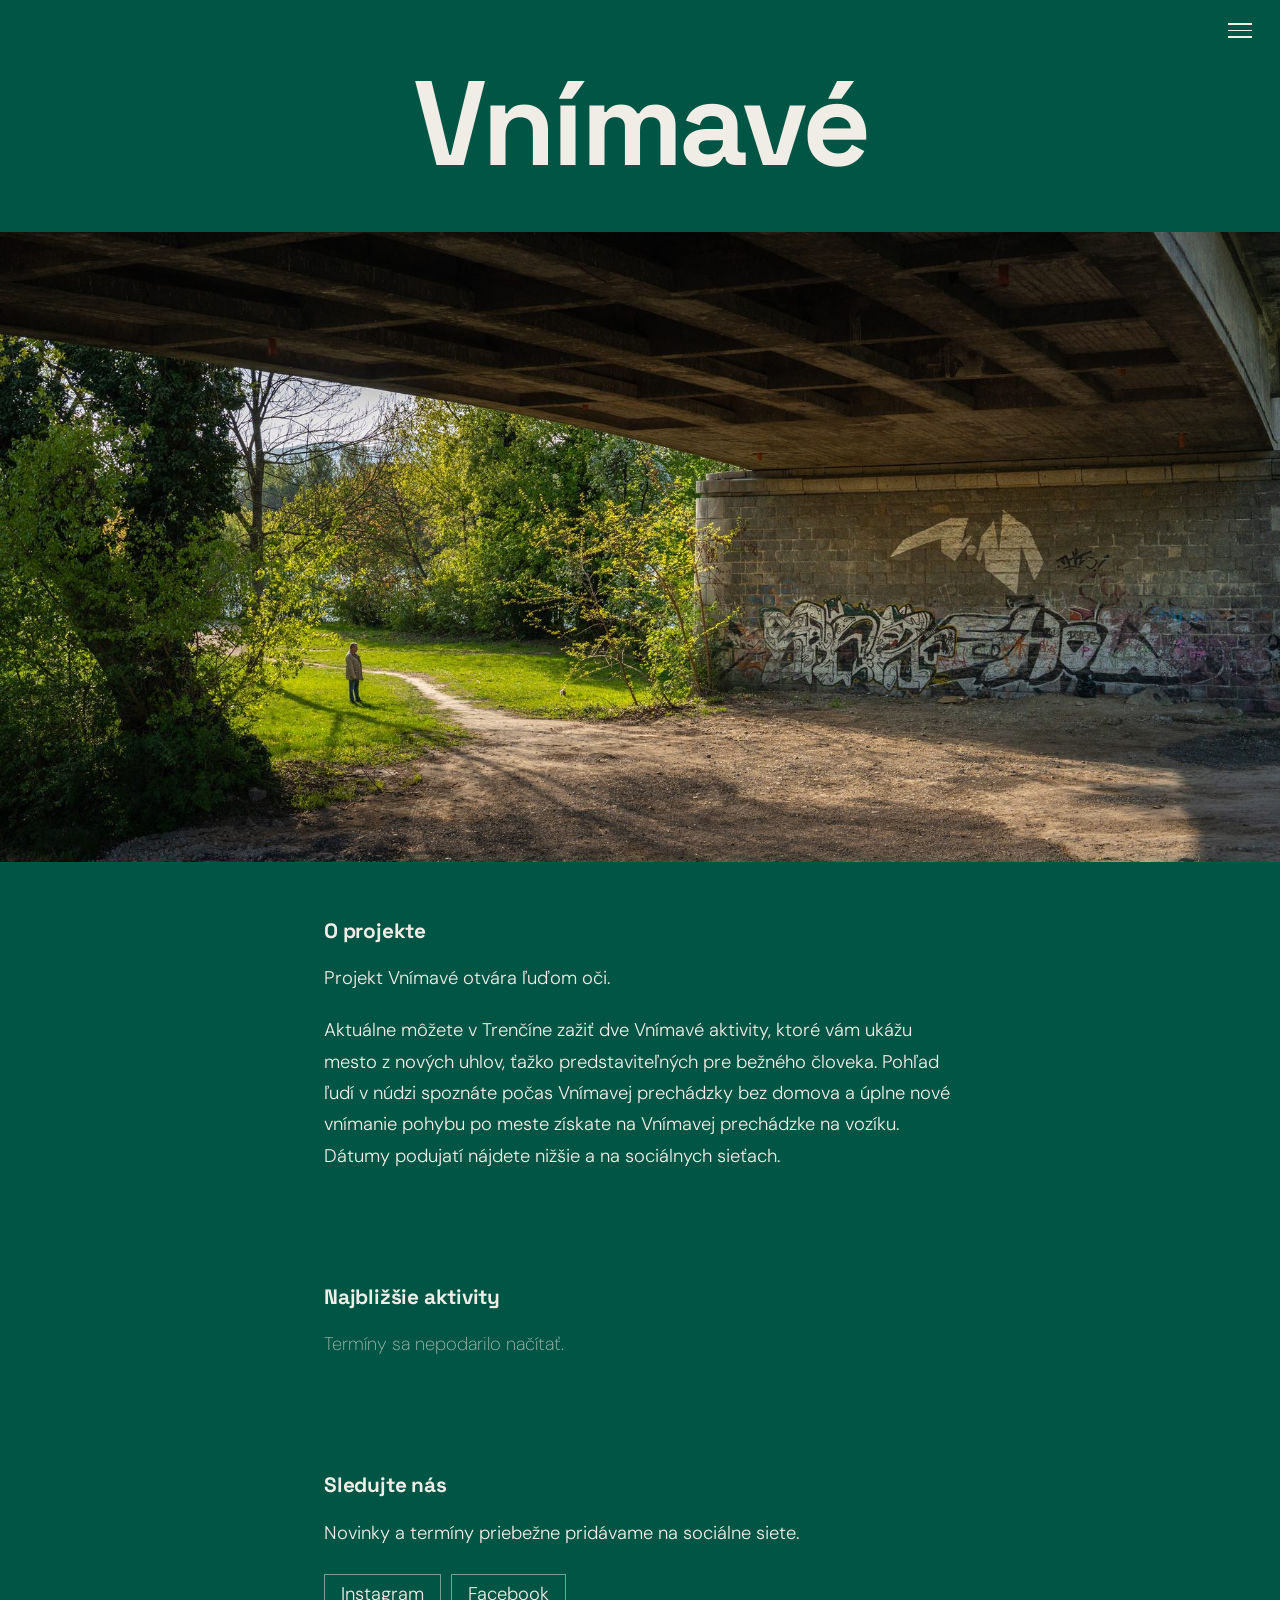
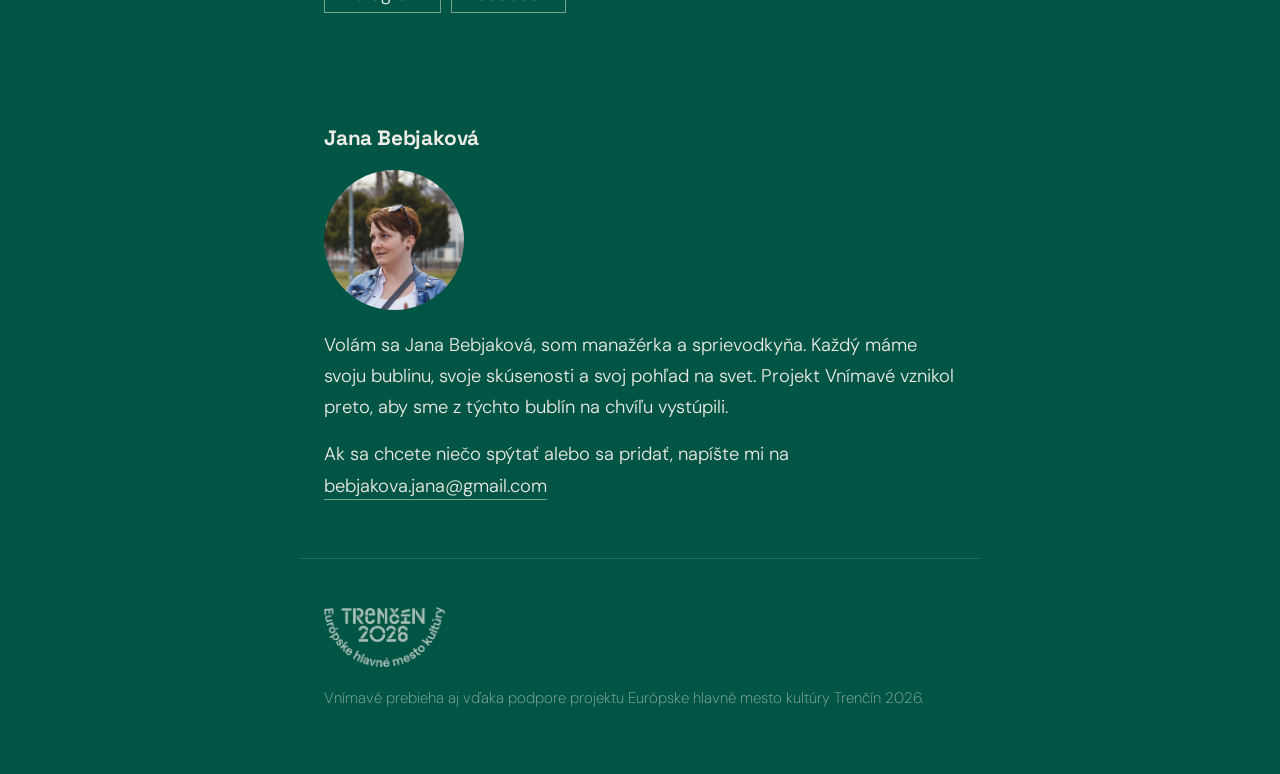
<file: index.html>
<!DOCTYPE html>
<html lang="sk">
<head>
  <meta charset="UTF-8" />
  <meta name="viewport" content="width=device-width, initial-scale=1.0" />

  <!-- SEO -->
  <title>Vnímavé | Zážitkové prechádzky v Trenčíne</title>
  <meta name="description" content="Vnímavé otvára ľuďom oči. Zažite mesto z nových uhlov – Vnímavá prechádzka bez domova vám priblíži pohľad ľudí v núdzi, Vnímavá prechádzka na vozíku úplne nové vnímanie pohybu po meste." />
  <meta name="keywords" content="vnímavé, vnímavá prechádzka bez domova, vnímavá prechádzka na vozíku, zážitkové prechádzky, Trenčín" />
  <link rel="canonical" href="https://vnimave.sk/" />
  <meta name="robots" content="index, follow" />

  <!-- Open Graph (zdieľanie na Facebooku, Messengeri) -->
  <meta property="og:type" content="website" />
  <meta property="og:title" content="Vnímavé" />
  <meta property="og:description" content="Vnímavé otvára ľuďom oči. Zažite mesto z nových uhlov počas Vnímavej prechádzky bez domova a Vnímavej prechádzky na vozíku." />
  <meta property="og:url" content="https://vnimave.sk/" />
  <meta property="og:image" content="https://vnimave.sk/titulna.jpg" />
  <meta property="og:locale" content="sk_SK" />
  <meta property="og:site_name" content="Vnímavé" />

  <!-- Twitter / X -->
  <meta name="twitter:card" content="summary_large_image" />
  <meta name="twitter:title" content="Vnímavé" />
  <meta name="twitter:description" content="Zažite mesto z nových uhlov počas Vnímavej prechádzky bez domova a Vnímavej prechádzky na vozíku." />
  <meta name="twitter:image" content="https://vnimave.sk/titulna.jpg" />

  <!-- Štruktúrované dáta pre Google -->
  <script type="application/ld+json">
  {
    "@context": "https://schema.org",
    "@type": "Organization",
    "name": "Vnímavé",
    "url": "https://vnimave.sk/",
    "description": "Zážitkové prechádzky, ktoré ukazujú mesto z nových uhlov – Vnímavá prechádzka bez domova a Vnímavá prechádzka na vozíku.",
    "email": "bebjakova.jana@gmail.com",
    "image": "https://vnimave.sk/titulna.jpg"
  }
  </script>
  <link rel="stylesheet" href="nav.css">
  <link href="https://fonts.googleapis.com/css2?family=Space+Grotesk:wght@700&family=DM+Sans:opsz,wght@9..40,200;9..40,300&display=swap" rel="stylesheet" />
  <style>
    *, *::before, *::after { box-sizing: border-box; margin: 0; padding: 0; }

    :root {
      --bg: #005545;
      --fg: #f0ede6;
      --fg-faint: rgba(240,237,230,0.15);
      --text: clamp(1rem, 3.5vw, 1.15rem);
    }

    body {
      background: var(--bg);
      font-family: 'DM Sans', sans-serif;
      color: var(--fg);
    }

    .hero {
      padding: 4rem 1.5rem 3rem;
      display: flex;
      align-items: center;
      justify-content: center;
    }

    h1 {
      font-family: 'Space Grotesk', sans-serif;
      font-weight: 700;
      font-size: clamp(2.6rem, 16vw, 7.5rem);
      letter-spacing: -0.03em;
      line-height: 1;
      text-align: center;
      color: var(--fg);
      opacity: 0;
      animation: appear 1s cubic-bezier(0.16, 1, 0.3, 1) forwards 0.2s;
    }

    .foto-wrap {
      opacity: 0;
      animation: appear 1s cubic-bezier(0.16, 1, 0.3, 1) forwards 0.5s;
    }

    .foto-wrap img {
      width: 100%;
      display: block;
      max-height: 70vh;
      object-fit: cover;
      object-position: center 60%;
    }

    section {
      max-width: 680px;
      margin: 0 auto;
      padding: 3.5rem 1.5rem;
    }

    .sekcia-nadpis {
      font-family: 'Space Grotesk', sans-serif;
      font-weight: 700;
      font-size: clamp(1.1rem, 4vw, 1.3rem);
      letter-spacing: -0.01em;
      margin-bottom: 1.2rem;
      color: var(--fg);
    }

    .text-normal {
      font-weight: 300;
      font-size: var(--text);
      line-height: 1.7;
      color: var(--fg);
    }

    .text-soft {
      font-weight: 200;
      font-size: var(--text);
      opacity: 0.65;
      line-height: 1.7;
      color: var(--fg);
    }

    .termin {
      display: flex;
      flex-direction: column;
      gap: 0.4rem;
      padding: 1.2rem 0;
      border-top: 1px solid var(--fg-faint);
    }

    .termin:last-child { border-bottom: 1px solid var(--fg-faint); }

    .btn {
      display: inline-block;
      margin-top: 0.4rem;
      font-family: 'DM Sans', sans-serif;
      font-weight: 300;
      font-size: var(--text);
      color: var(--fg);
      border: 1px solid rgba(240,237,230,0.5);
      padding: 0.4rem 1rem;
      text-decoration: none;
      transition: background 0.2s, border-color 0.2s;
    }

    .btn:hover { background: rgba(240,237,230,0.1); border-color: var(--fg); }

    .mail {
      text-decoration: none;
      color: var(--fg);
      border-bottom: 1px solid rgba(240,237,230,0.5);
      padding-bottom: 1px;
    }

    .mail:hover { opacity: 0.6; }

    .medailonik {
      display: flex;
      flex-direction: column;
      align-items: flex-start;
      gap: 1.2rem;
    }

    .medailonik-foto {
      width: 140px;
      height: 140px;
      border-radius: 50%;
      object-fit: cover;
      flex-shrink: 0;
    }

    .partner {
      max-width: 680px;
      margin: 0 auto;
      padding: 3rem 1.5rem 4rem;
      border-top: 1px solid var(--fg-faint);
      display: flex;
      flex-direction: column;
      gap: 1.2rem;
      align-items: flex-start;
    }

    .partner img {
      height: 60px;
      width: auto;
      opacity: 0.7;
    }

    .partner p {
      font-weight: 200;
      font-size: clamp(0.85rem, 2.5vw, 0.95rem);
      line-height: 1.6;
      opacity: 0.6;
      color: var(--fg);
    }

    @keyframes appear {
      from { opacity: 0; transform: translateY(12px); }
      to   { opacity: 1; transform: translateY(0); }
    }
  </style>
</head>
<body>

  <nav class="nav">
    <button class="nav-toggle" id="nav-toggle" aria-label="Menu">
      <span></span><span></span><span></span>
    </button>
  </nav>

  <div class="nav-menu" id="nav-menu">
    <a href="/" class="active">Domov</a>
    <a href="/bez-domova.html">Vnímavá prechádzka bez domova</a>
    <a href="/na-voziku.html">Vnímavá prechádzka na vozíku</a>
  </div>


  <div class="hero">
    <h1>Vnímavé</h1>
  </div>

  <div class="foto-wrap">
    <img src="titulna.jpg" alt="Vnímavé" />
  </div>

  <section>
    <h2 class="sekcia-nadpis">O projekte</h2>
    <p class="text-normal">Projekt Vnímavé otvára ľuďom oči.</p>
    <br>
    <p class="text-normal">Aktuálne môžete v Trenčíne zažiť dve Vnímavé aktivity, ktoré vám ukážu mesto z nových uhlov, ťažko predstaviteľných pre bežného človeka. Pohľad ľudí v núdzi spoznáte počas Vnímavej prechádzky bez domova a úplne nové vnímanie pohybu po meste získate na Vnímavej prechádzke na vozíku. Dátumy podujatí nájdete nižšie a na sociálnych sieťach.</p>
  </section>

  <section>
    <h2 class="sekcia-nadpis">Najbližšie aktivity</h2>
    <div id="zoznam"><p class="text-soft">Načítavam termíny...</p></div>
  </section>

  <section>
    <h2 class="sekcia-nadpis">Sledujte nás</h2>
    <p class="text-normal" style="margin-bottom:1.2rem;">Novinky a termíny priebežne pridávame na sociálne siete.</p>
    <div style="display:flex; flex-wrap:wrap; gap:0.6rem;">
      <a class="btn" href="https://www.instagram.com/vnimave_sk/" target="_blank" rel="noopener">Instagram</a>
      <a class="btn" href="https://www.facebook.com/profile.php?id=61593528252727" target="_blank" rel="noopener">Facebook</a>
    </div>
  </section>

  <section>
    <h2 class="sekcia-nadpis">Jana Bebjaková</h2>
    <div class="medailonik">
      <img src="profilovka.JPG" alt="Jana Bebjaková" class="medailonik-foto" />
      <div>
        <p class="text-normal">Volám sa Jana Bebjaková, som manažérka a sprievodkyňa. Každý máme svoju bublinu, svoje skúsenosti a svoj pohľad na svet. Projekt Vnímavé vznikol preto, aby sme z týchto bublín na chvíľu vystúpili.</p>
        <p class="text-normal" style="margin-top:1rem;">Ak sa chcete niečo spýtať alebo sa pridať, napíšte mi na <a class="mail" href="mailto:bebjakova.jana@gmail.com">bebjakova.jana@gmail.com</a></p>
      </div>
    </div>
  </section>

  <div class="partner">
    <img src="tn2026.png" alt="Trenčín 2026 – Európske hlavné mesto kultúry" />
    <p>Vnímavé prebieha aj vďaka podpore projektu Európske hlavné mesto kultúry Trenčín 2026.</p>
  </div>



  <script>
    const SHEET_ID = '1aN3vDM2wXE2JcnCTUgYs1JwXSEE29CM7W-ZmALNQsE0';
    const URL = `https://docs.google.com/spreadsheets/d/${SHEET_ID}/gviz/tq?tqx=out:json`;

    function formatDate(val) {
      if (!val) return '';
      const match = String(val).match(/Date\((\d+),(\d+),(\d+)/);
      if (match) {
        const d = new Date(+match[1], +match[2], +match[3]);
        return d.toLocaleDateString('sk-SK', { day: 'numeric', month: 'long', year: 'numeric' });
      }
      return val;
    }

    function formatTime(val) {
      if (!val) return '';
      const match = String(val).match(/Date\(\d+,\d+,\d+,(\d+),(\d+)/);
      if (match) {
        const h = String(+match[1]).padStart(2, '0');
        const m = String(+match[2]).padStart(2, '0');
        return `${h}:${m}`;
      }
      return val;
    }

    fetch(URL)
      .then(r => r.text())
      .then(text => {
        const json = JSON.parse(text.substring(47, text.length - 2));
        const rows = json.table.rows;
        const zoznam = document.getElementById('zoznam');
        if (!rows || rows.length === 0) {
          zoznam.innerHTML = '<p class="text-soft">Žiadne termíny</p>';
          return;
        }
        zoznam.innerHTML = rows.map(row => {
          const date = formatDate(row.c[0]?.v);
          const time = formatTime(row.c[1]?.v);
          const name = row.c[2]?.v || '';
          const start = row.c[3]?.v || '';
          const form = row.c[4]?.v || '';
          return `
            <div class="termin">
              <div class="text-normal">${name}</div>
              <div class="text-soft">${date}${time ? ', ' + time : ''}${start ? ' · ' + start : ''}</div>
              ${form ? `<a class="btn" href="${form}" target="_blank">Registrovať</a>` : `<span class="text-soft">Registrácia čoskoro</span>`}
            </div>`;
        }).join('');
      })
      .catch(() => {
        document.getElementById('zoznam').innerHTML = '<p class="text-soft">Termíny sa nepodarilo načítať.</p>';
      });
  </script>


  <script>
    const toggle = document.getElementById('nav-toggle');
    const menu = document.getElementById('nav-menu');
    toggle.addEventListener('click', function() {
      toggle.classList.toggle('open');
      menu.classList.toggle('open');
    });
    menu.querySelectorAll('a').forEach(a => {
      a.addEventListener('click', function() {
        toggle.classList.remove('open');
        menu.classList.remove('open');
      });
    });
  </script>

</body>
</html>
</file>
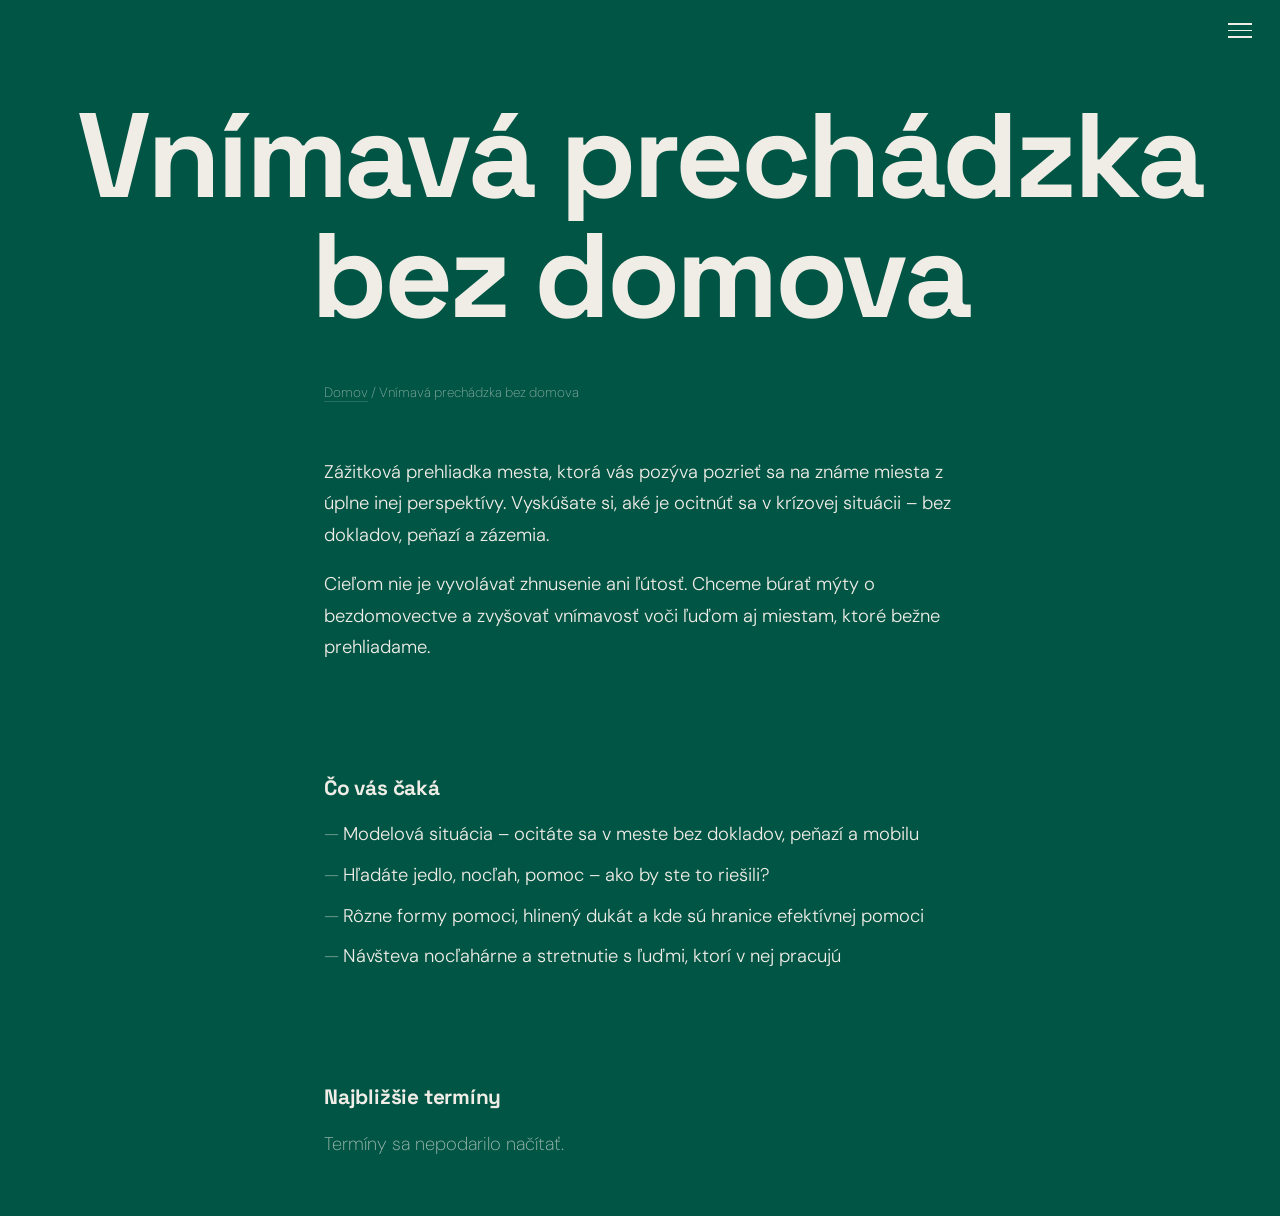
<file: bez-domova.html>
<!DOCTYPE html>
<html lang="sk">
<head>
  <meta charset="UTF-8" />
  <meta name="viewport" content="width=device-width, initial-scale=1.0" />
  <title>Vnímavá prechádzka bez domova | Vnímavé</title>
  <meta name="description" content="Vnímavá prechádzka bez domova vás pozýva pozrieť sa na mesto z perspektívy človeka v krízovej situácii. Zažite Trenčín inak." />
  <meta name="keywords" content="vnímavá prechádzka bez domova, Trenčín, vnímavé, bezdomovectvo" />
  <link rel="canonical" href="https://vnimave.sk/bez-domova.html" />
  <link rel="stylesheet" href="nav.css">
  <link href="https://fonts.googleapis.com/css2?family=Space+Grotesk:wght@700&family=DM+Sans:opsz,wght@9..40,200;9..40,300&display=swap" rel="stylesheet" />
  <style>
    *, *::before, *::after { box-sizing: border-box; margin: 0; padding: 0; }

    :root {
      --bg: #005545;
      --fg: #f0ede6;
      --fg-faint: rgba(240,237,230,0.15);
      --text: clamp(1rem, 3.5vw, 1.15rem);
    }

    body {
      background: var(--bg);
      font-family: 'DM Sans', sans-serif;
      color: var(--fg);
    }

    .hero {
      padding: 6rem 1.5rem 3rem;
      display: flex;
      align-items: center;
      justify-content: center;
    }

    h1 {
      font-family: 'Space Grotesk', sans-serif;
      font-weight: 700;
      font-size: clamp(2.6rem, 16vw, 7.5rem);
      letter-spacing: -0.03em;
      line-height: 1;
      text-align: center;
      color: var(--fg);
      opacity: 0;
      animation: appear 1s cubic-bezier(0.16, 1, 0.3, 1) forwards 0.2s;
    }

    section {
      max-width: 680px;
      margin: 0 auto;
      padding: 3.5rem 1.5rem;
    }

    .breadcrumb {
      max-width: 680px;
      margin: 0 auto;
      padding: 0 1.5rem;
      font-size: 0.85rem;
      font-weight: 200;
      opacity: 0.55;
    }

    .breadcrumb a {
      color: var(--fg);
      text-decoration: none;
      border-bottom: 1px solid rgba(240,237,230,0.3);
    }

    .breadcrumb a:hover { opacity: 0.8; }

    .sekcia-nadpis {
      font-family: 'Space Grotesk', sans-serif;
      font-weight: 700;
      font-size: clamp(1.1rem, 4vw, 1.3rem);
      letter-spacing: -0.01em;
      margin-bottom: 1.2rem;
      color: var(--fg);
    }

    .text-normal {
      font-weight: 300;
      font-size: var(--text);
      line-height: 1.7;
      color: var(--fg);
    }

    .text-normal + .text-normal { margin-top: 1em; }

    .text-soft {
      font-weight: 200;
      font-size: var(--text);
      opacity: 0.65;
      line-height: 1.7;
      color: var(--fg);
    }

    .zastávky {
      display: flex;
      flex-direction: column;
      gap: 0;
    }

    .zastávka {
      padding: 1.4rem 0;
      border-top: 1px solid var(--fg-faint);
    }

    .zastávka:last-child { border-bottom: 1px solid var(--fg-faint); }

    .zastávka-cislo {
      font-size: 0.75rem;
      font-weight: 200;
      letter-spacing: 0.15em;
      text-transform: uppercase;
      opacity: 0.5;
      margin-bottom: 0.4rem;
    }

    .zastávka-nazov {
      font-family: 'Space Grotesk', sans-serif;
      font-weight: 700;
      font-size: clamp(1rem, 3.5vw, 1.1rem);
      margin-bottom: 0.5rem;
    }

    .termin {
      display: flex;
      flex-direction: column;
      gap: 0.4rem;
      padding: 1.2rem 0;
      border-top: 1px solid var(--fg-faint);
    }

    .termin:last-child { border-bottom: 1px solid var(--fg-faint); }

    .btn {
      display: inline-block;
      margin-top: 0.4rem;
      font-family: 'DM Sans', sans-serif;
      font-weight: 300;
      font-size: var(--text);
      color: var(--fg);
      border: 1px solid rgba(240,237,230,0.5);
      padding: 0.4rem 1rem;
      text-decoration: none;
      transition: background 0.2s, border-color 0.2s;
    }

    .btn:hover { background: rgba(240,237,230,0.1); border-color: var(--fg); }

    .mail {
      text-decoration: none;
      color: var(--fg);
      border-bottom: 1px solid rgba(240,237,230,0.5);
      padding-bottom: 1px;
    }

    .zoznam {
      list-style: none;
      display: flex;
      flex-direction: column;
      gap: 0.7rem;
      padding: 0;
    }

    .zoznam li {
      font-weight: 300;
      font-size: var(--text);
      line-height: 1.6;
      color: var(--fg);
      padding-left: 1.2rem;
      position: relative;
    }

    .zoznam li::before {
      content: '—';
      position: absolute;
      left: 0;
      opacity: 0.4;
    }

    @keyframes appear {
      from { opacity: 0; transform: translateY(12px); }
      to   { opacity: 1; transform: translateY(0); }
    }
  </style>
</head>
<body>

  <nav class="nav">
    <button class="nav-toggle" id="nav-toggle" aria-label="Menu">
      <span></span><span></span><span></span>
    </button>
  </nav>

  <div class="nav-menu" id="nav-menu">
    <a href="/">Domov</a>
    <a href="/bez-domova.html" class="active">Vnímavá prechádzka bez domova</a>
    <a href="/na-voziku.html">Vnímavá prechádzka na vozíku</a>
  </div>

  <div class="hero">
    <h1>Vnímavá prechádzka<br>bez domova</h1>
  </div>

  <div class="breadcrumb">
    <a href="/">Domov</a> / Vnímavá prechádzka bez domova
  </div>

  <section>
    <p class="text-normal">Zážitková prehliadka mesta, ktorá vás pozýva pozrieť sa na známe miesta z úplne inej perspektívy. Vyskúšate si, aké je ocitnúť sa v krízovej situácii – bez dokladov, peňazí a zázemia.</p>
    <p class="text-normal">Cieľom nie je vyvolávať zhnusenie ani ľútosť. Chceme búrať mýty o bezdomovectve a zvyšovať vnímavosť voči ľuďom aj miestam, ktoré bežne prehliadame.</p>
  </section>

  <section>
    <h2 class="sekcia-nadpis">Čo vás čaká</h2>
    <ul class="zoznam">
      <li>Modelová situácia – ocitáte sa v meste bez dokladov, peňazí a mobilu</li>
      <li>Hľadáte jedlo, nocľah, pomoc – ako by ste to riešili?</li>
      <li>Rôzne formy pomoci, hlinený dukát a kde sú hranice efektívnej pomoci</li>
      <li>Návšteva nocľahárne a stretnutie s ľuďmi, ktorí v nej pracujú</li>
    </ul>
  </section>

  <section>
    <h2 class="sekcia-nadpis">Najbližšie termíny</h2>
    <div id="zoznam"><p class="text-soft">Načítavam termíny...</p></div>
  </section>

  <script>
    const toggle = document.getElementById('nav-toggle');
    const menu = document.getElementById('nav-menu');
    toggle.addEventListener('click', function() {
      toggle.classList.toggle('open');
      menu.classList.toggle('open');
    });
    menu.querySelectorAll('a').forEach(a => {
      a.addEventListener('click', function() {
        toggle.classList.remove('open');
        menu.classList.remove('open');
      });
    });

    const SHEET_ID = '1aN3vDM2wXE2JcnCTUgYs1JwXSEE29CM7W-ZmALNQsE0';
    const URL = `https://docs.google.com/spreadsheets/d/${SHEET_ID}/gviz/tq?tqx=out:json`;

    function formatDate(val) {
      if (!val) return '';
      const match = String(val).match(/Date\((\d+),(\d+),(\d+)/);
      if (match) {
        const d = new Date(+match[1], +match[2], +match[3]);
        return d.toLocaleDateString('sk-SK', { day: 'numeric', month: 'long', year: 'numeric' });
      }
      return val;
    }

    function formatTime(val) {
      if (!val) return '';
      const match = String(val).match(/Date\(\d+,\d+,\d+,(\d+),(\d+)/);
      if (match) {
        const h = String(+match[1]).padStart(2, '0');
        const m = String(+match[2]).padStart(2, '0');
        return `${h}:${m}`;
      }
      return val;
    }

    fetch(URL)
      .then(r => r.text())
      .then(text => {
        const json = JSON.parse(text.substring(47, text.length - 2));
        const rows = json.table.rows;
        const zoznam = document.getElementById('zoznam');
        if (!rows || rows.length === 0) {
          zoznam.innerHTML = '<p class="text-soft">Žiadne termíny</p>';
          return;
        }
        zoznam.innerHTML = rows.map(row => {
          const date = formatDate(row.c[0]?.v);
          const time = formatTime(row.c[1]?.v);
          const name = row.c[2]?.v || '';
          const start = row.c[3]?.v || '';
          const form = row.c[4]?.v || '';
          return `
            <div class="termin">
              <div class="text-normal">${name}</div>
              <div class="text-soft">${date}${time ? ', ' + time : ''}${start ? ' · ' + start : ''}</div>
              ${form ? `<a class="btn" href="${form}" target="_blank">Registrovať</a>` : `<span class="text-soft">Registrácia čoskoro</span>`}
            </div>`;
        }).join('');
      })
      .catch(() => {
        document.getElementById('zoznam').innerHTML = '<p class="text-soft">Termíny sa nepodarilo načítať.</p>';
      });
  </script>

</body>
</html>
</file>
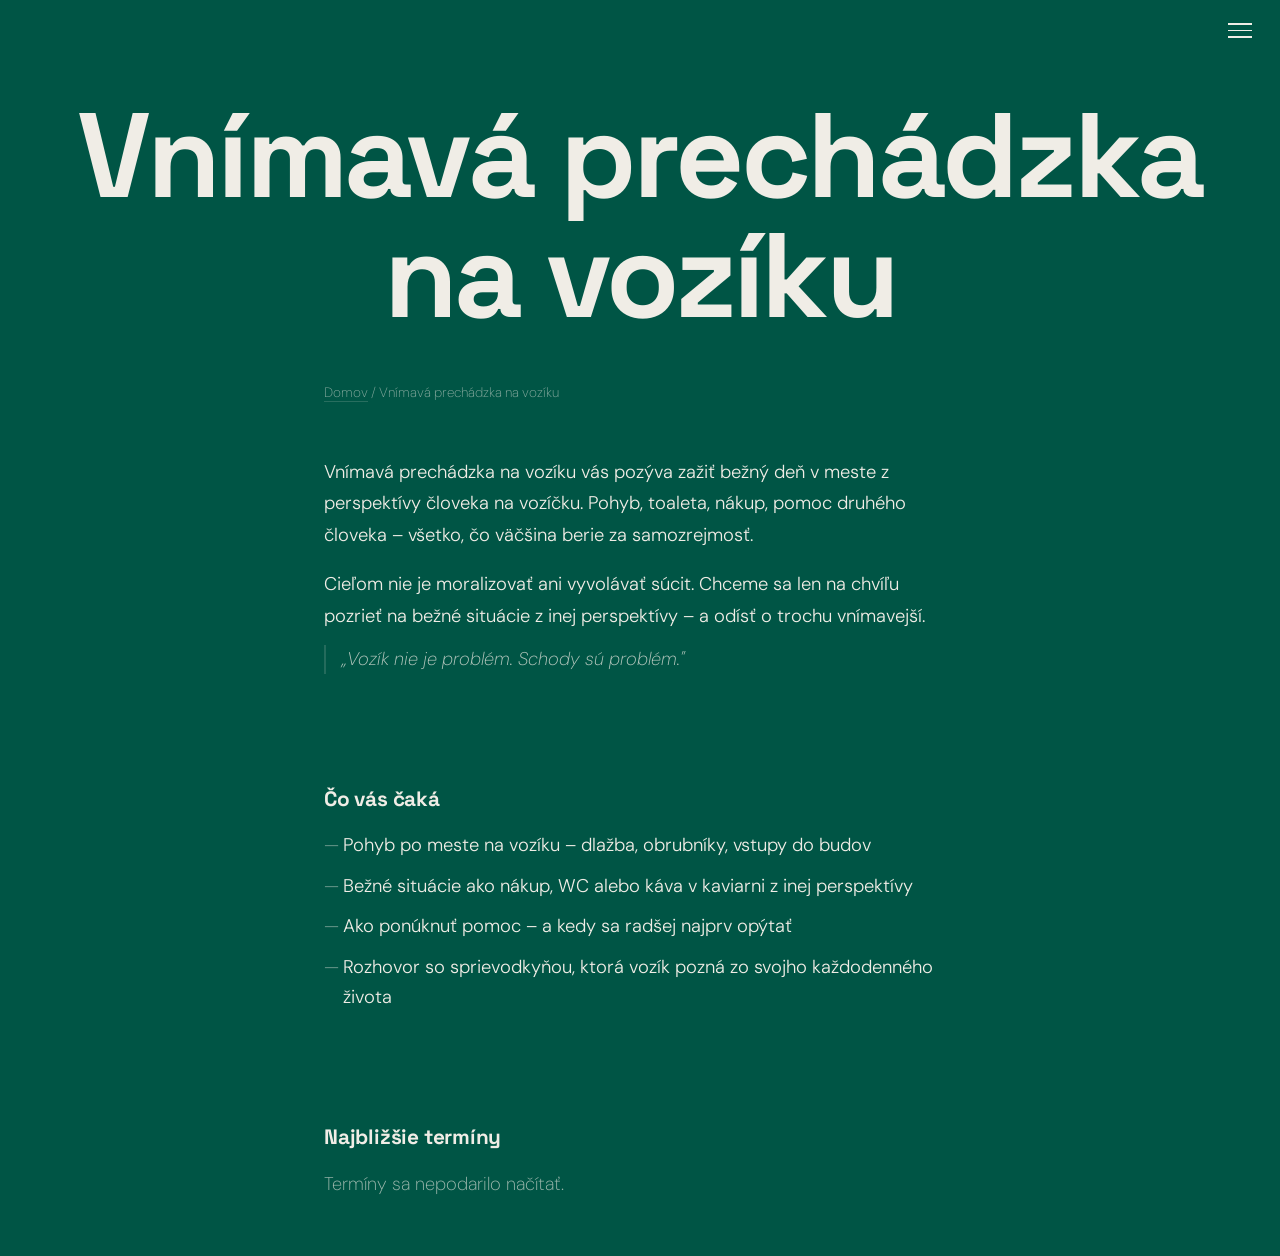
<file: na-voziku.html>
<!DOCTYPE html>
<html lang="sk">
<head>
  <meta charset="UTF-8" />
  <meta name="viewport" content="width=device-width, initial-scale=1.0" />
  <title>Vnímavá prechádzka na vozíku | Vnímavé</title>
  <meta name="description" content="Vnímavá prechádzka na vozíku vás pozýva zažiť bežný deň v meste z perspektívy človeka na vozíčku. Trenčín z iného uhla pohľadu." />
  <meta name="keywords" content="vnímavá prechádzka na vozíku, Trenčín, vnímavé, bezbariérovosť, inklúzia" />
  <link rel="canonical" href="https://vnimave.sk/na-voziku.html" />
  <link rel="stylesheet" href="nav.css">
  <link href="https://fonts.googleapis.com/css2?family=Space+Grotesk:wght@700&family=DM+Sans:opsz,wght@9..40,200;9..40,300&display=swap" rel="stylesheet" />
  <style>
    *, *::before, *::after { box-sizing: border-box; margin: 0; padding: 0; }

    :root {
      --bg: #005545;
      --fg: #f0ede6;
      --fg-faint: rgba(240,237,230,0.15);
      --text: clamp(1rem, 3.5vw, 1.15rem);
    }

    body {
      background: var(--bg);
      font-family: 'DM Sans', sans-serif;
      color: var(--fg);
    }

    .hero {
      padding: 6rem 1.5rem 3rem;
      display: flex;
      align-items: center;
      justify-content: center;
    }

    h1 {
      font-family: 'Space Grotesk', sans-serif;
      font-weight: 700;
      font-size: clamp(2.6rem, 16vw, 7.5rem);
      letter-spacing: -0.03em;
      line-height: 1;
      text-align: center;
      color: var(--fg);
      opacity: 0;
      animation: appear 1s cubic-bezier(0.16, 1, 0.3, 1) forwards 0.2s;
    }

    section {
      max-width: 680px;
      margin: 0 auto;
      padding: 3.5rem 1.5rem;
    }

    .breadcrumb {
      max-width: 680px;
      margin: 0 auto;
      padding: 0 1.5rem;
      font-size: 0.85rem;
      font-weight: 200;
      opacity: 0.55;
    }

    .breadcrumb a {
      color: var(--fg);
      text-decoration: none;
      border-bottom: 1px solid rgba(240,237,230,0.3);
    }

    .breadcrumb a:hover { opacity: 0.8; }

    .sekcia-nadpis {
      font-family: 'Space Grotesk', sans-serif;
      font-weight: 700;
      font-size: clamp(1.1rem, 4vw, 1.3rem);
      letter-spacing: -0.01em;
      margin-bottom: 1.2rem;
      color: var(--fg);
    }

    .text-normal {
      font-weight: 300;
      font-size: var(--text);
      line-height: 1.7;
      color: var(--fg);
    }

    .text-normal + .text-normal { margin-top: 1em; }

    .text-soft {
      font-weight: 200;
      font-size: var(--text);
      opacity: 0.65;
      line-height: 1.7;
      color: var(--fg);
    }

    .zastávky {
      display: flex;
      flex-direction: column;
    }

    .zastávka {
      padding: 1.4rem 0;
      border-top: 1px solid var(--fg-faint);
    }

    .zastávka:last-child { border-bottom: 1px solid var(--fg-faint); }

    .zastávka-cislo {
      font-size: 0.75rem;
      font-weight: 200;
      letter-spacing: 0.15em;
      text-transform: uppercase;
      opacity: 0.5;
      margin-bottom: 0.4rem;
    }

    .zastávka-nazov {
      font-family: 'Space Grotesk', sans-serif;
      font-weight: 700;
      font-size: clamp(1rem, 3.5vw, 1.1rem);
      margin-bottom: 0.5rem;
    }

    .citát {
      margin-top: 0.8rem;
      padding-left: 1rem;
      border-left: 2px solid rgba(240,237,230,0.2);
      font-style: italic;
      font-weight: 200;
      opacity: 0.75;
      font-size: var(--text);
      line-height: 1.6;
    }

    .termin {
      display: flex;
      flex-direction: column;
      gap: 0.4rem;
      padding: 1.2rem 0;
      border-top: 1px solid var(--fg-faint);
    }

    .termin:last-child { border-bottom: 1px solid var(--fg-faint); }

    .btn {
      display: inline-block;
      margin-top: 0.4rem;
      font-family: 'DM Sans', sans-serif;
      font-weight: 300;
      font-size: var(--text);
      color: var(--fg);
      border: 1px solid rgba(240,237,230,0.5);
      padding: 0.4rem 1rem;
      text-decoration: none;
      transition: background 0.2s, border-color 0.2s;
    }

    .btn:hover { background: rgba(240,237,230,0.1); border-color: var(--fg); }

    .mail {
      text-decoration: none;
      color: var(--fg);
      border-bottom: 1px solid rgba(240,237,230,0.5);
      padding-bottom: 1px;
    }

    .zoznam {
      list-style: none;
      display: flex;
      flex-direction: column;
      gap: 0.7rem;
      padding: 0;
    }

    .zoznam li {
      font-weight: 300;
      font-size: var(--text);
      line-height: 1.6;
      color: var(--fg);
      padding-left: 1.2rem;
      position: relative;
    }

    .zoznam li::before {
      content: '—';
      position: absolute;
      left: 0;
      opacity: 0.4;
    }

    @keyframes appear {
      from { opacity: 0; transform: translateY(12px); }
      to   { opacity: 1; transform: translateY(0); }
    }
  </style>
</head>
<body>

  <nav class="nav">
    <button class="nav-toggle" id="nav-toggle" aria-label="Menu">
      <span></span><span></span><span></span>
    </button>
  </nav>

  <div class="nav-menu" id="nav-menu">
    <a href="/">Domov</a>
    <a href="/bez-domova.html">Vnímavá prechádzka bez domova</a>
    <a href="/na-voziku.html" class="active">Vnímavá prechádzka na vozíku</a>
  </div>

  <div class="hero">
    <h1>Vnímavá prechádzka<br>na vozíku</h1>
  </div>

  <div class="breadcrumb">
    <a href="/">Domov</a> / Vnímavá prechádzka na vozíku
  </div>

  <section>
    <p class="text-normal">Vnímavá prechádzka na vozíku vás pozýva zažiť bežný deň v meste z perspektívy človeka na vozíčku. Pohyb, toaleta, nákup, pomoc druhého človeka – všetko, čo väčšina berie za samozrejmosť.</p>
    <p class="text-normal">Cieľom nie je moralizovať ani vyvolávať súcit. Chceme sa len na chvíľu pozrieť na bežné situácie z inej perspektívy – a odísť o trochu vnímavejší.</p>
    <p class="citát">„Vozík nie je problém. Schody sú problém."</p>
  </section>

  <section>
    <h2 class="sekcia-nadpis">Čo vás čaká</h2>
    <ul class="zoznam">
      <li>Pohyb po meste na vozíku – dlažba, obrubníky, vstupy do budov</li>
      <li>Bežné situácie ako nákup, WC alebo káva v kaviarni z inej perspektívy</li>
      <li>Ako ponúknuť pomoc – a kedy sa radšej najprv opýtať</li>
      <li>Rozhovor so sprievodkyňou, ktorá vozík pozná zo svojho každodenného života</li>
    </ul>
  </section>

  <section>
    <h2 class="sekcia-nadpis">Najbližšie termíny</h2>
    <div id="zoznam"><p class="text-soft">Načítavam termíny...</p></div>
  </section>

  <script>
    const toggle = document.getElementById('nav-toggle');
    const menu = document.getElementById('nav-menu');
    toggle.addEventListener('click', function() {
      toggle.classList.toggle('open');
      menu.classList.toggle('open');
    });
    menu.querySelectorAll('a').forEach(a => {
      a.addEventListener('click', function() {
        toggle.classList.remove('open');
        menu.classList.remove('open');
      });
    });

    const SHEET_ID = '1aN3vDM2wXE2JcnCTUgYs1JwXSEE29CM7W-ZmALNQsE0';
    const URL = `https://docs.google.com/spreadsheets/d/${SHEET_ID}/gviz/tq?tqx=out:json`;

    function formatDate(val) {
      if (!val) return '';
      const match = String(val).match(/Date\((\d+),(\d+),(\d+)/);
      if (match) {
        const d = new Date(+match[1], +match[2], +match[3]);
        return d.toLocaleDateString('sk-SK', { day: 'numeric', month: 'long', year: 'numeric' });
      }
      return val;
    }

    function formatTime(val) {
      if (!val) return '';
      const match = String(val).match(/Date\(\d+,\d+,\d+,(\d+),(\d+)/);
      if (match) {
        const h = String(+match[1]).padStart(2, '0');
        const m = String(+match[2]).padStart(2, '0');
        return `${h}:${m}`;
      }
      return val;
    }

    fetch(URL)
      .then(r => r.text())
      .then(text => {
        const json = JSON.parse(text.substring(47, text.length - 2));
        const rows = json.table.rows;
        const zoznam = document.getElementById('zoznam');
        if (!rows || rows.length === 0) {
          zoznam.innerHTML = '<p class="text-soft">Žiadne termíny</p>';
          return;
        }
        zoznam.innerHTML = rows.map(row => {
          const date = formatDate(row.c[0]?.v);
          const time = formatTime(row.c[1]?.v);
          const name = row.c[2]?.v || '';
          const start = row.c[3]?.v || '';
          const form = row.c[4]?.v || '';
          return `
            <div class="termin">
              <div class="text-normal">${name}</div>
              <div class="text-soft">${date}${time ? ', ' + time : ''}${start ? ' · ' + start : ''}</div>
              ${form ? `<a class="btn" href="${form}" target="_blank">Registrovať</a>` : `<span class="text-soft">Registrácia čoskoro</span>`}
            </div>`;
        }).join('');
      })
      .catch(() => {
        document.getElementById('zoznam').innerHTML = '<p class="text-soft">Termíny sa nepodarilo načítať.</p>';
      });
  </script>

</body>
</html>
</file>
<file: nav.css>
/* ── HAMBURGER NAV ── */
.nav {
  position: fixed;
  top: 1.2rem;
  right: 1.5rem;
  z-index: 200;
}

.nav-toggle {
  background: none;
  border: none;
  cursor: pointer;
  padding: 4px;
  display: flex;
  flex-direction: column;
  gap: 5px;
}

.nav-toggle span {
  display: block;
  width: 24px;
  height: 1.5px;
  background: var(--fg);
  transition: transform 0.3s, opacity 0.3s;
}

.nav-toggle.open span:nth-child(1) { transform: translateY(6.5px) rotate(45deg); }
.nav-toggle.open span:nth-child(2) { opacity: 0; }
.nav-toggle.open span:nth-child(3) { transform: translateY(-6.5px) rotate(-45deg); }

.nav-menu {
  display: none;
  position: fixed;
  inset: 0;
  background: var(--bg);
  flex-direction: column;
  align-items: flex-start;
  justify-content: center;
  padding: 3rem;
  gap: 1.5rem;
  z-index: 190;
}

.nav-menu.open { display: flex; }

.nav-menu a {
  font-family: 'Space Grotesk', sans-serif;
  font-weight: 700;
  font-size: clamp(2rem, 8vw, 3.5rem);
  color: var(--fg);
  text-decoration: none;
  letter-spacing: -0.02em;
  line-height: 1;
  opacity: 0.5;
  transition: opacity 0.2s;
}

.nav-menu a:hover,
.nav-menu a.active { opacity: 1; }
</file>
